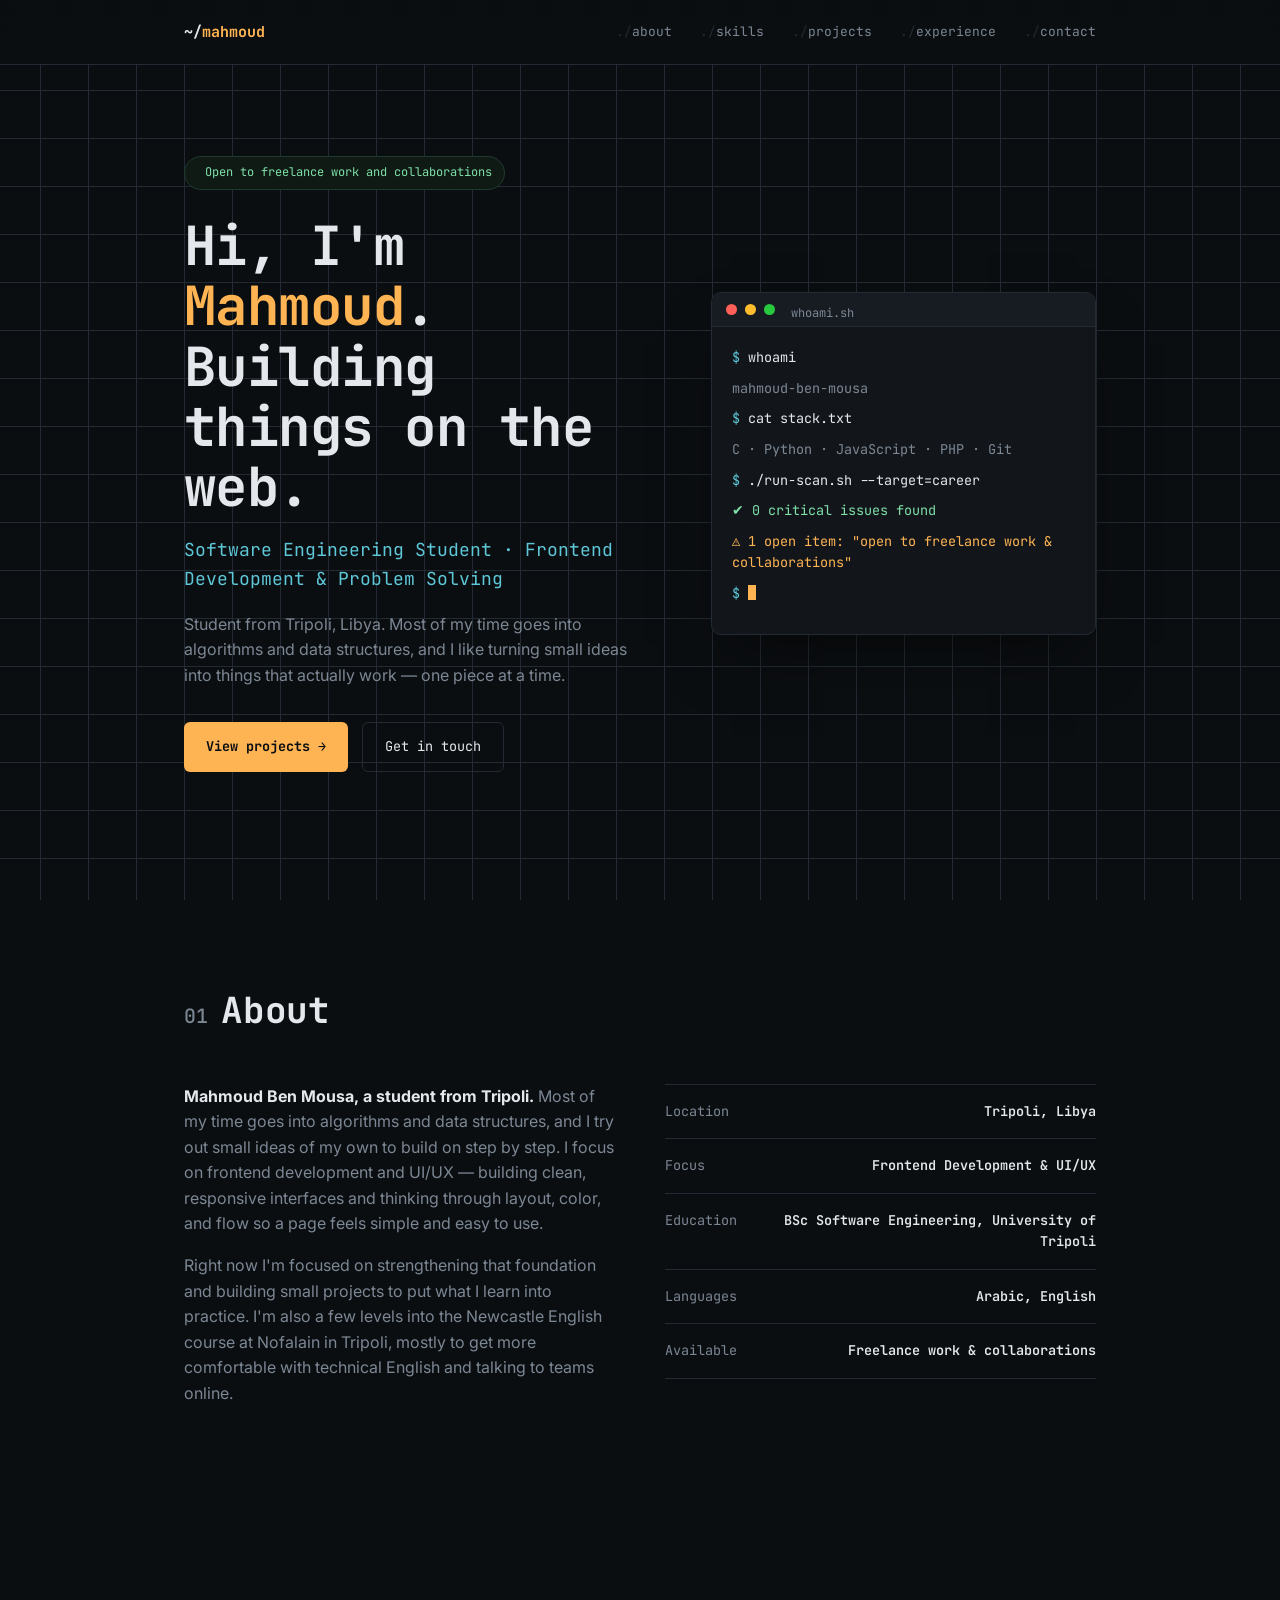
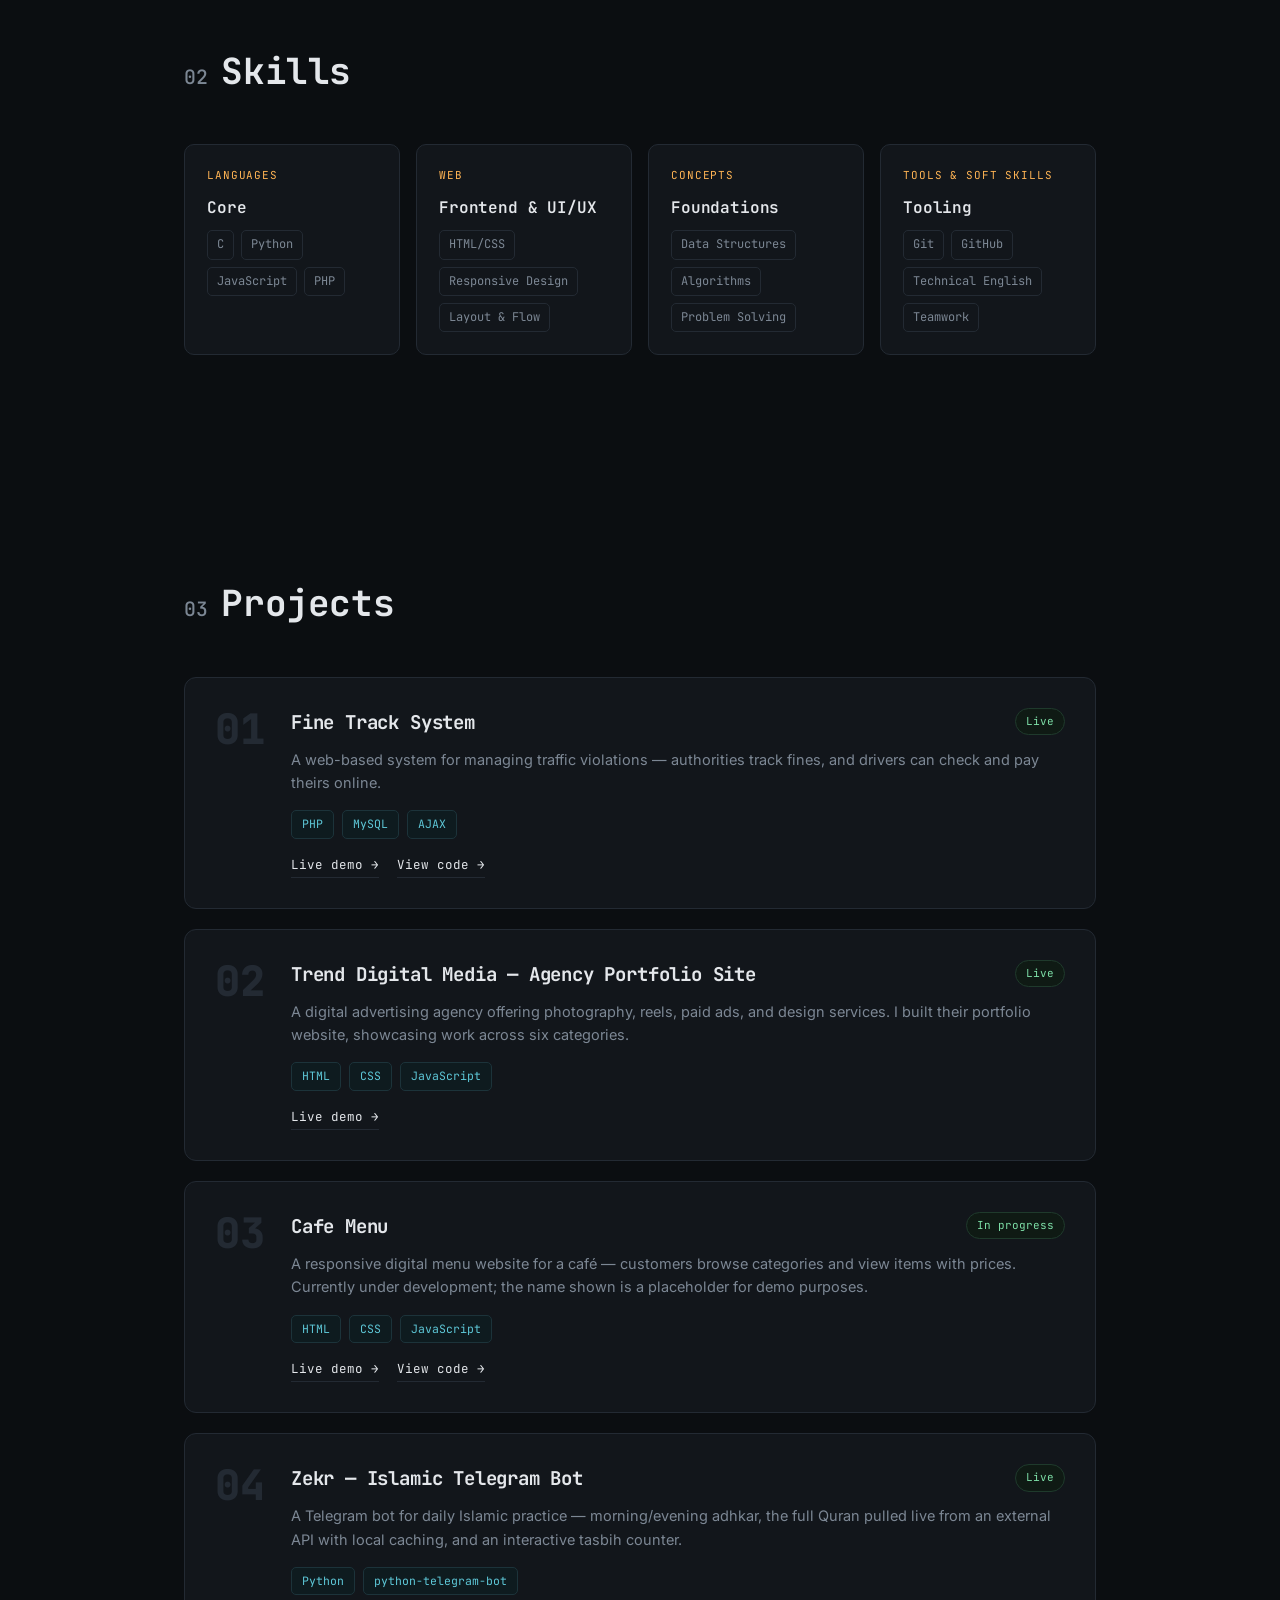
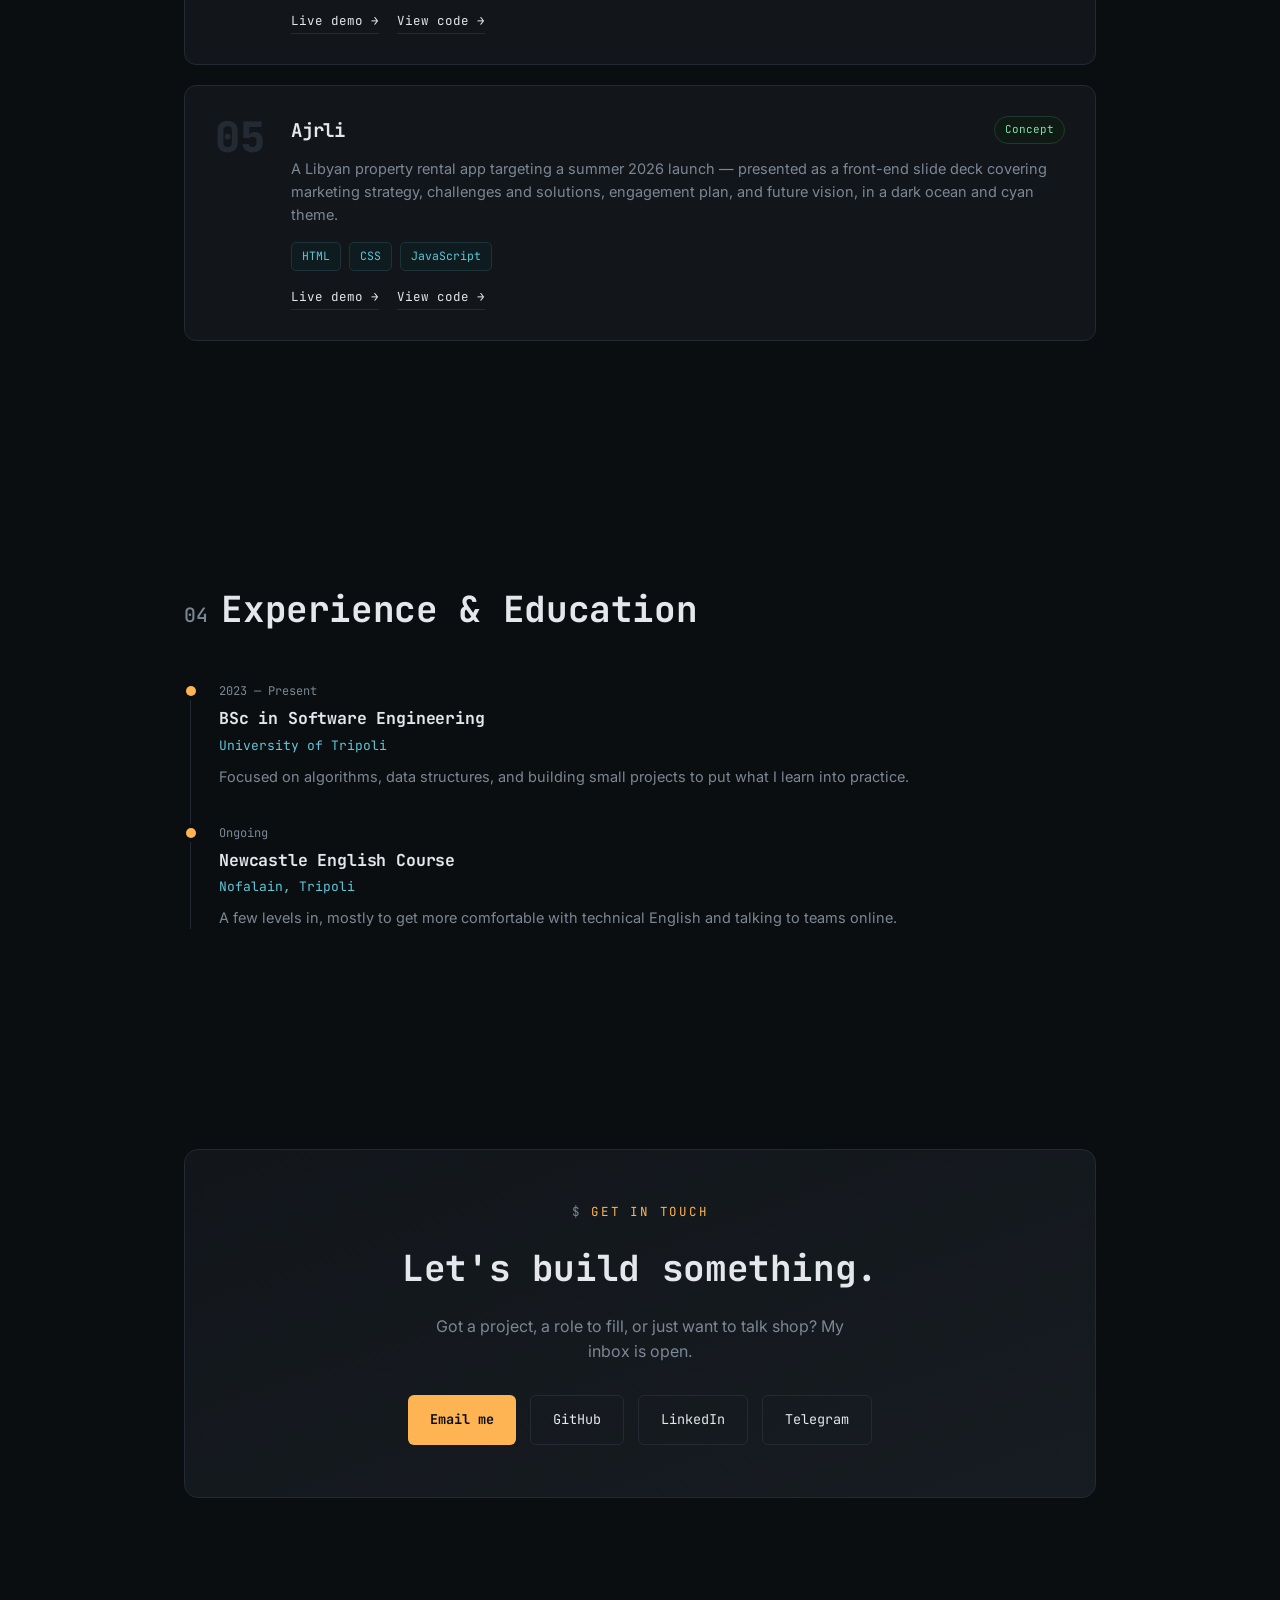
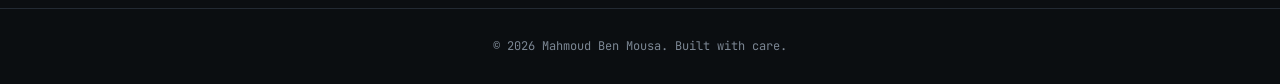
<file: portfolio.html>
<!DOCTYPE html>
<html lang="en">
<head>
<meta charset="UTF-8">
<meta name="viewport" content="width=device-width, initial-scale=1.0">
<title>Mahmoud Ben Mousa — Portfolio</title>
<link rel="preconnect" href="https://fonts.googleapis.com">
<link href="https://fonts.googleapis.com/css2?family=JetBrains+Mono:wght@400;500;600;700;800&family=Inter:wght@400;500;600;700;800&display=swap" rel="stylesheet">
<link rel="stylesheet" href="styles.css">
</head>
<body>

<header>
  <nav class="wrap">
    <div class="brand">~/<span>mahmoud</span></div>
    <ul class="navlinks">
      <li><a href="#about">about</a></li>
      <li><a href="#skills">skills</a></li>
      <li><a href="#projects">projects</a></li>
      <li><a href="#experience">experience</a></li>
      <li><a href="#contact">contact</a></li>
    </ul>
  </nav>
</header>

<!-- ================= HERO ================= -->
<section class="hero">
  <div class="wrap hero-grid">
    <div>
      <div class="status-chip"><span class="dot"></span>Open to freelance work and collaborations</div>
      <h1>Hi, I'm <span class="accent">Mahmoud</span>.<br>Building things on the web.</h1>
      <p class="role">Software Engineering Student · Frontend Development &amp; Problem Solving</p>
      <p class="desc">Student from Tripoli, Libya. Most of my time goes into algorithms and data structures, and I like turning small ideas into things that actually work — one piece at a time.</p>
      <div class="cta-row">
        <a class="btn btn-primary" href="#projects">View projects →</a>
        <a class="btn btn-ghost" href="#contact">Get in touch</a>
      </div>
    </div>

    <div class="terminal">
      <div class="term-bar">
        <span class="r"></span><span class="y"></span><span class="g"></span>
        <span class="title">whoami.sh</span>
      </div>
      <div class="term-body">
        <div class="l"><span class="prompt">$</span> whoami</div>
        <div class="l out">mahmoud-ben-mousa</div>
        <div class="l"><span class="prompt">$</span> cat stack.txt</div>
        <div class="l out">C · Python · JavaScript · PHP · Git</div>
        <div class="l"><span class="prompt">$</span> ./run-scan.sh --target=career</div>
        <div class="l ok">✔ 0 critical issues found</div>
        <div class="l warn">⚠ 1 open item: "open to freelance work &amp; collaborations"</div>
        <div class="l"><span class="prompt">$</span> <span class="cursor"></span></div>
      </div>
    </div>
  </div>
</section>

<!-- ================= ABOUT ================= -->
<section id="about">
  <div class="wrap">
    <h2><span class="num">01</span> About</h2>
    <div class="about-grid">
      <div>
        <p><strong>Mahmoud Ben Mousa, a student from Tripoli.</strong> Most of my time goes into algorithms and data structures, and I try out small ideas of my own to build on step by step. I focus on frontend development and UI/UX — building clean, responsive interfaces and thinking through layout, color, and flow so a page feels simple and easy to use.</p>
        <p>Right now I'm focused on strengthening that foundation and building small projects to put what I learn into practice. I'm also a few levels into the Newcastle English course at Nofalain in Tripoli, mostly to get more comfortable with technical English and talking to teams online.</p>
      </div>
      <div class="stat-list">
        <div class="stat-row"><span class="k">Location</span><span class="v">Tripoli, Libya</span></div>
        <div class="stat-row"><span class="k">Focus</span><span class="v">Frontend Development &amp; UI/UX</span></div>
        <div class="stat-row"><span class="k">Education</span><span class="v">BSc Software Engineering, University of Tripoli</span></div>
        <div class="stat-row"><span class="k">Languages</span><span class="v">Arabic, English</span></div>
        <div class="stat-row"><span class="k">Available</span><span class="v">Freelance work &amp; collaborations</span></div>
      </div>
    </div>
  </div>
</section>

<!-- ================= SKILLS ================= -->
<section id="skills">
  <div class="wrap">
    <h2><span class="num">02</span> Skills</h2>
    <div class="skills-grid">
      <div class="skill-card">
        <span class="tag">Languages</span>
        <h3>Core</h3>
        <ul>
          <li>C</li><li>Python</li><li>JavaScript</li><li>PHP</li>
        </ul>
      </div>
      <div class="skill-card">
        <span class="tag">Web</span>
        <h3>Frontend &amp; UI/UX</h3>
        <ul>
          <li>HTML/CSS</li><li>Responsive Design</li><li>Layout &amp; Flow</li>
        </ul>
      </div>
      <div class="skill-card">
        <span class="tag">Concepts</span>
        <h3>Foundations</h3>
        <ul>
          <li>Data Structures</li><li>Algorithms</li><li>Problem Solving</li>
        </ul>
      </div>
      <div class="skill-card">
        <span class="tag">Tools &amp; Soft Skills</span>
        <h3>Tooling</h3>
        <ul>
          <li>Git</li><li>GitHub</li><li>Technical English</li><li>Teamwork</li>
        </ul>
      </div>
    </div>
  </div>
</section>

<!-- ================= PROJECTS ================= -->
<section id="projects">
  <div class="wrap">
    <h2><span class="num">03</span> Projects</h2>

    <div class="project">
      <div class="idx">01</div>
      <div>
        <div class="project-head">
          <h3>Fine Track System</h3>
          <span class="status">Live</span>
        </div>
        <p>A web-based system for managing traffic violations — authorities track fines, and drivers can check and pay theirs online.</p>
        <div class="stack-row">
          <span>PHP</span><span>MySQL</span><span>AJAX</span>
        </div>
        <div class="project-links">
          <a href="https://finetrack.freedev.app/" target="_blank" rel="noopener">Live demo →</a>
          <a href="https://github.com/mahmoudbm77/Fine-Track-System" target="_blank" rel="noopener">View code →</a>
        </div>
      </div>
    </div>

    <div class="project">
      <div class="idx">02</div>
      <div>
        <div class="project-head">
          <h3>Trend Digital Media — Agency Portfolio Site</h3>
          <span class="status">Live</span>
        </div>
        <p>A digital advertising agency offering photography, reels, paid ads, and design services. I built their portfolio website, showcasing work across six categories.</p>
        <div class="stack-row">
          <span>HTML</span><span>CSS</span><span>JavaScript</span>
        </div>
        <div class="project-links">
          <a href="https://trenddigitalmedia.ly" target="_blank" rel="noopener">Live demo →</a>
        </div>
      </div>
    </div>

    <div class="project">
      <div class="idx">03</div>
      <div>
        <div class="project-head">
          <h3>Cafe Menu</h3>
          <span class="status">In progress</span>
        </div>
        <p>A responsive digital menu website for a café — customers browse categories and view items with prices. Currently under development; the name shown is a placeholder for demo purposes.</p>
        <div class="stack-row">
          <span>HTML</span><span>CSS</span><span>JavaScript</span>
        </div>
        <div class="project-links">
          <a href="https://cafe-menu-test.vercel.app/" target="_blank" rel="noopener">Live demo →</a>
          <a href="https://github.com/mahmoudbm77/cafe-menu-test" target="_blank" rel="noopener">View code →</a>
        </div>
      </div>
    </div>

    <div class="project">
      <div class="idx">04</div>
      <div>
        <div class="project-head">
          <h3>Zekr — Islamic Telegram Bot</h3>
          <span class="status">Live</span>
        </div>
        <p>A Telegram bot for daily Islamic practice — morning/evening adhkar, the full Quran pulled live from an external API with local caching, and an interactive tasbih counter.</p>
        <div class="stack-row">
          <span>Python</span><span>python-telegram-bot</span>
        </div>
        <div class="project-links">
          <a href="https://t.me/zekr15_bot" target="_blank" rel="noopener">Live demo →</a>
          <a href="https://github.com/mahmoudbm77/zekr-telegram-bot" target="_blank" rel="noopener">View code →</a>
        </div>
      </div>
    </div>

    <div class="project">
      <div class="idx">05</div>
      <div>
        <div class="project-head">
          <h3>Ajrli</h3>
          <span class="status">Concept</span>
        </div>
        <p>A Libyan property rental app targeting a summer 2026 launch — presented as a front-end slide deck covering marketing strategy, challenges and solutions, engagement plan, and future vision, in a dark ocean and cyan theme.</p>
        <div class="stack-row">
          <span>HTML</span><span>CSS</span><span>JavaScript</span>
        </div>
        <div class="project-links">
          <a href="https://ahme-dtdm.vercel.app/" target="_blank" rel="noopener">Live demo →</a>
          <a href="https://github.com/mahmoudbm77/Ajrli" target="_blank" rel="noopener">View code →</a>
        </div>
      </div>
    </div>
  </div>
</section>

<!-- ================= EXPERIENCE ================= -->
<section id="experience">
  <div class="wrap">
    <h2><span class="num">04</span> Experience &amp; Education</h2>
    <div class="timeline">
      <div class="tl-item">
        <div class="period">2023 — Present</div>
        <h3>BSc in Software Engineering</h3>
        <div class="org">University of Tripoli</div>
        <p>Focused on algorithms, data structures, and building small projects to put what I learn into practice.</p>
      </div>
      <div class="tl-item">
        <div class="period">Ongoing</div>
        <h3>Newcastle English Course</h3>
        <div class="org">Nofalain, Tripoli</div>
        <p>A few levels in, mostly to get more comfortable with technical English and talking to teams online.</p>
      </div>
    </div>
  </div>
</section>

<!-- ================= CONTACT ================= -->
<section id="contact">
  <div class="wrap">
    <div class="contact-box">
      <div class="eyebrow">Get in touch</div>
      <h2>Let's build something.</h2>
      <p>Got a project, a role to fill, or just want to talk shop? My inbox is open.</p>
      <div class="contact-links">
        <a class="btn btn-primary" href="mailto:bmmahmoud28@gmail.com">Email me</a>
        <a class="btn btn-ghost" href="https://github.com/mahmoudbm77" target="_blank" rel="noopener">GitHub</a>
        <a class="btn btn-ghost" href="https://www.linkedin.com/in/mahmoud-ben-mousa-220ba6323" target="_blank" rel="noopener">LinkedIn</a>
        <a class="btn btn-ghost" href="https://t.me/Ma7moud_bm" target="_blank" rel="noopener">Telegram</a>
      </div>
    </div>
  </div>
</section>

<footer>
  <div class="wrap">© <span id="year"></span> Mahmoud Ben Mousa. Built with care.</div>
</footer>

<script>
  document.getElementById('year').textContent = new Date().getFullYear();
</script>

</body>
</html>
</file>
<file: styles.css>
:root{
    --bg:#0B0E11;
    --surface:#12161B;
    --surface-2:#171C22;
    --border:#232A33;
    --text:#E4E7EB;
    --muted:#7C8794;
    --amber:#FFB454;
    --cyan:#5EC8D8;
    --green:#7EE0A8;
    --red:#FF6B6B;
    --mono:'JetBrains Mono', monospace;
    --sans:'Inter', sans-serif;
    --maxw:960px;
  }
  *{box-sizing:border-box; margin:0; padding:0;}
  html{scroll-behavior:smooth;}
  body{
    background:var(--bg);
    color:var(--text);
    font-family:var(--sans);
    line-height:1.6;
    background-image:
      linear-gradient(var(--border) 1px, transparent 1px),
      linear-gradient(90deg, var(--border) 1px, transparent 1px);
    background-size:48px 48px;
    background-attachment:fixed;
    background-position:center;
  }
  @media (prefers-reduced-motion: reduce){
    *{animation-duration:0.001s !important; animation-iteration-count:1 !important; transition-duration:0.001s !important;}
  }
  a{color:inherit;}
  ::selection{background:var(--amber); color:#0B0E11;}

  /* ---------- Layout helpers ---------- */
  .wrap{max-width:var(--maxw); margin:0 auto; padding:0 24px;}
  section{padding:110px 0;}
  .eyebrow{
    font-family:var(--mono);
    font-size:12.5px;
    letter-spacing:.14em;
    text-transform:uppercase;
    color:var(--amber);
    display:flex;
    align-items:center;
    gap:10px;
    margin-bottom:18px;
  }
  .eyebrow::before{content:"$"; color:var(--muted);}
  .line-label{
    font-family:var(--mono);
    color:var(--muted);
    font-size:12px;
    user-select:none;
  }
  h1,h2,h3{font-family:var(--mono); font-weight:700; letter-spacing:-.01em;}
  h2{font-size:clamp(26px,3.4vw,36px); margin-bottom:44px; display:flex; align-items:baseline; gap:14px;}
  h2 .num{color:var(--muted); font-size:.55em; font-weight:500;}

  /* ---------- Top nav ---------- */
  header{
    position:sticky; top:0; z-index:50;
    background:rgba(11,14,17,.86);
    backdrop-filter:blur(10px);
    border-bottom:1px solid var(--border);
  }
  nav.wrap{
    display:flex; align-items:center; justify-content:space-between;
    height:64px;
  }
  .brand{font-family:var(--mono); font-weight:700; font-size:15px;}
  .brand span{color:var(--amber);}
  .navlinks{display:flex; gap:28px; list-style:none; font-family:var(--mono); font-size:13px; color:var(--muted);}
  .navlinks a{text-decoration:none; transition:color .15s;}
  .navlinks a:hover{color:var(--cyan);}
  .navlinks li::before{content:"./"; color:var(--border);}
  @media (max-width:640px){ .navlinks{display:none;} }

  /* ---------- Hero / terminal ---------- */
  .hero{padding:90px 0 100px;}
  .hero-grid{display:grid; grid-template-columns:1.1fr .9fr; gap:56px; align-items:center;}
  @media (max-width:860px){ .hero-grid{grid-template-columns:1fr;} }

  .status-chip{
    display:inline-flex; align-items:center; gap:8px;
    font-family:var(--mono); font-size:12px; color:var(--green);
    border:1px solid #1f3a2c; background:#0f1a14;
    padding:6px 12px; border-radius:100px; margin-bottom:26px;
  }
  
  @keyframes pulse{0%,100%{opacity:1;}50%{opacity:.4;}}

  .hero h1{font-size:clamp(34px,5.2vw,54px); line-height:1.12; margin-bottom:18px;}
  .hero h1 .accent{color:var(--amber);}
  .hero p.role{font-family:var(--mono); color:var(--cyan); font-size:18px; margin-bottom:18px;}
  .hero p.desc{color:var(--muted); font-size:16px; max-width:46ch; margin-bottom:34px;}

  .cta-row{display:flex; gap:14px; flex-wrap:wrap;}
  .btn{
    font-family:var(--mono); font-size:13.5px; text-decoration:none;
    padding:13px 22px; border-radius:6px; display:inline-flex; align-items:center; gap:8px;
    transition:transform .15s, border-color .15s, background .15s;
  }
  .btn-primary{background:var(--amber); color:#0B0E11; font-weight:700;}
  .btn-primary:hover{transform:translateY(-2px);}
  .btn-ghost{border:1px solid var(--border); color:var(--text);}
  .btn-ghost:hover{border-color:var(--cyan); color:var(--cyan);}

  /* terminal window */
  .terminal{
    background:var(--surface);
    border:1px solid var(--border);
    border-radius:10px;
    overflow:hidden;
    box-shadow:0 30px 60px -20px rgba(0,0,0,.55);
  }
  .term-bar{
    display:flex; align-items:center; gap:8px;
    padding:11px 14px; background:var(--surface-2); border-bottom:1px solid var(--border);
  }
  .term-bar span{width:11px; height:11px; border-radius:50%; display:inline-block;}
  .term-bar .r{background:#ff5f56;} .term-bar .y{background:#ffbd2e;} .term-bar .g{background:#27c93f;}
  .term-bar .title{margin-left:8px; font-family:var(--mono); font-size:12px; color:var(--muted);}
  .term-body{padding:20px; font-family:var(--mono); font-size:13.5px; min-height:230px;}
  .term-body .l{margin-bottom:9px; white-space:pre-wrap;}
  .term-body .prompt{color:var(--cyan);}
  .term-body .out{color:var(--muted);}
  .term-body .ok{color:var(--green);}
  .term-body .warn{color:var(--amber);}
  .cursor{display:inline-block; width:8px; height:15px; background:var(--amber); vertical-align:-2px; animation:blink 1s step-end infinite;}
  @keyframes blink{50%{opacity:0;}}

  /* ---------- About ---------- */
  .about-grid{display:grid; grid-template-columns:1fr 1fr; gap:50px;}
  @media (max-width:760px){ .about-grid{grid-template-columns:1fr;} }
  .about-grid p{color:var(--muted); margin-bottom:16px;}
  .about-grid p strong{color:var(--text);}
  .stat-list{display:flex; flex-direction:column; gap:0; border-top:1px solid var(--border);}
  .stat-row{display:flex; justify-content:space-between; align-items:baseline; gap:16px; padding:16px 0; border-bottom:1px solid var(--border); font-family:var(--mono); font-size:13.5px;}
  .stat-row .k{color:var(--muted); flex-shrink:0;}
  .stat-row .v{color:var(--text); font-weight:600; text-align:right;}
  @media (max-width:480px){
    .stat-row{flex-direction:column; align-items:flex-start; gap:6px;}
    .stat-row .v{text-align:left;}
  }

  /* ---------- Skills ---------- */
  .skills-grid{display:grid; grid-template-columns:repeat(auto-fit,minmax(210px,1fr)); gap:16px;}
  .skill-card{
    background:var(--surface); border:1px solid var(--border); border-radius:10px; padding:22px;
    transition:border-color .2s, transform .2s;
  }
  .skill-card:hover{border-color:var(--cyan); transform:translateY(-3px);}
  .skill-card .tag{font-family:var(--mono); font-size:11px; color:var(--amber); text-transform:uppercase; letter-spacing:.08em; margin-bottom:10px; display:block;}
  .skill-card h3{font-size:16px; margin-bottom:10px; font-weight:600;}
  .skill-card ul{list-style:none; display:flex; flex-wrap:wrap; gap:7px;}
  .skill-card li{font-family:var(--mono); font-size:12px; color:var(--muted); border:1px solid var(--border); padding:4px 9px; border-radius:5px;}

  /* ---------- Projects ---------- */
  .project{
    border:1px solid var(--border); border-radius:12px; background:var(--surface);
    padding:30px; margin-bottom:20px;
    display:grid; grid-template-columns:auto 1fr; gap:26px;
  }
  @media (max-width:700px){ .project{grid-template-columns:1fr;} }
  .project .idx{font-family:var(--mono); color:var(--border); font-size:42px; font-weight:800; line-height:1;}
  .project-head{display:flex; justify-content:space-between; align-items:flex-start; gap:16px; margin-bottom:10px; flex-wrap:wrap;}
  .project h3{font-size:19px;}
  .project .status{font-family:var(--mono); font-size:11px; color:var(--green); border:1px solid #1f3a2c; background:#0f1a14; padding:4px 10px; border-radius:100px; white-space:nowrap;}
  .project p{color:var(--muted); margin-bottom:16px; font-size:14.5px;}
  .stack-row{display:flex; flex-wrap:wrap; gap:8px; margin-bottom:16px;}
  .stack-row span{font-family:var(--mono); font-size:11.5px; color:var(--cyan); border:1px solid #1c333a; background:#0e1b1f; padding:4px 10px; border-radius:5px;}
  .project-links{display:flex; gap:18px; font-family:var(--mono); font-size:12.5px;}
  .project-links a{text-decoration:none; color:var(--text); border-bottom:1px solid var(--border); padding-bottom:2px;}
  .project-links a:hover{color:var(--amber); border-color:var(--amber);}

  /* ---------- Experience ---------- */
  .timeline{border-left:1px solid var(--border); margin-left:6px;}
  .tl-item{position:relative; padding:0 0 36px 28px;}
  .tl-item:last-child{padding-bottom:0;}
  .tl-item::before{content:""; position:absolute; left:-5.5px; top:4px; width:10px; height:10px; border-radius:50%; background:var(--amber); box-shadow:0 0 0 4px var(--bg);}
  .tl-item .period{font-family:var(--mono); font-size:12px; color:var(--muted); margin-bottom:4px;}
  .tl-item h3{font-size:16.5px; margin-bottom:4px;}
  .tl-item .org{font-family:var(--mono); font-size:13px; color:var(--cyan); margin-bottom:8px;}
  .tl-item p{color:var(--muted); font-size:14.5px;}

  /* ---------- Contact ---------- */
  .contact-box{
    border:1px solid var(--border); border-radius:14px; padding:52px;
    background:linear-gradient(160deg, var(--surface), var(--surface-2));
    text-align:center;
  }
  .contact-box .eyebrow{justify-content:center;}
  .contact-box h2{justify-content:center; margin-bottom:16px;}
  .contact-box p{color:var(--muted); max-width:44ch; margin:0 auto 30px;}
  .contact-links{display:flex; justify-content:center; gap:14px; flex-wrap:wrap;}

  footer{border-top:1px solid var(--border); padding:28px 0; text-align:center; font-family:var(--mono); font-size:12px; color:var(--muted);}

  /* focus visibility */
  a:focus-visible, button:focus-visible{outline:2px solid var(--amber); outline-offset:3px;}
</file>
